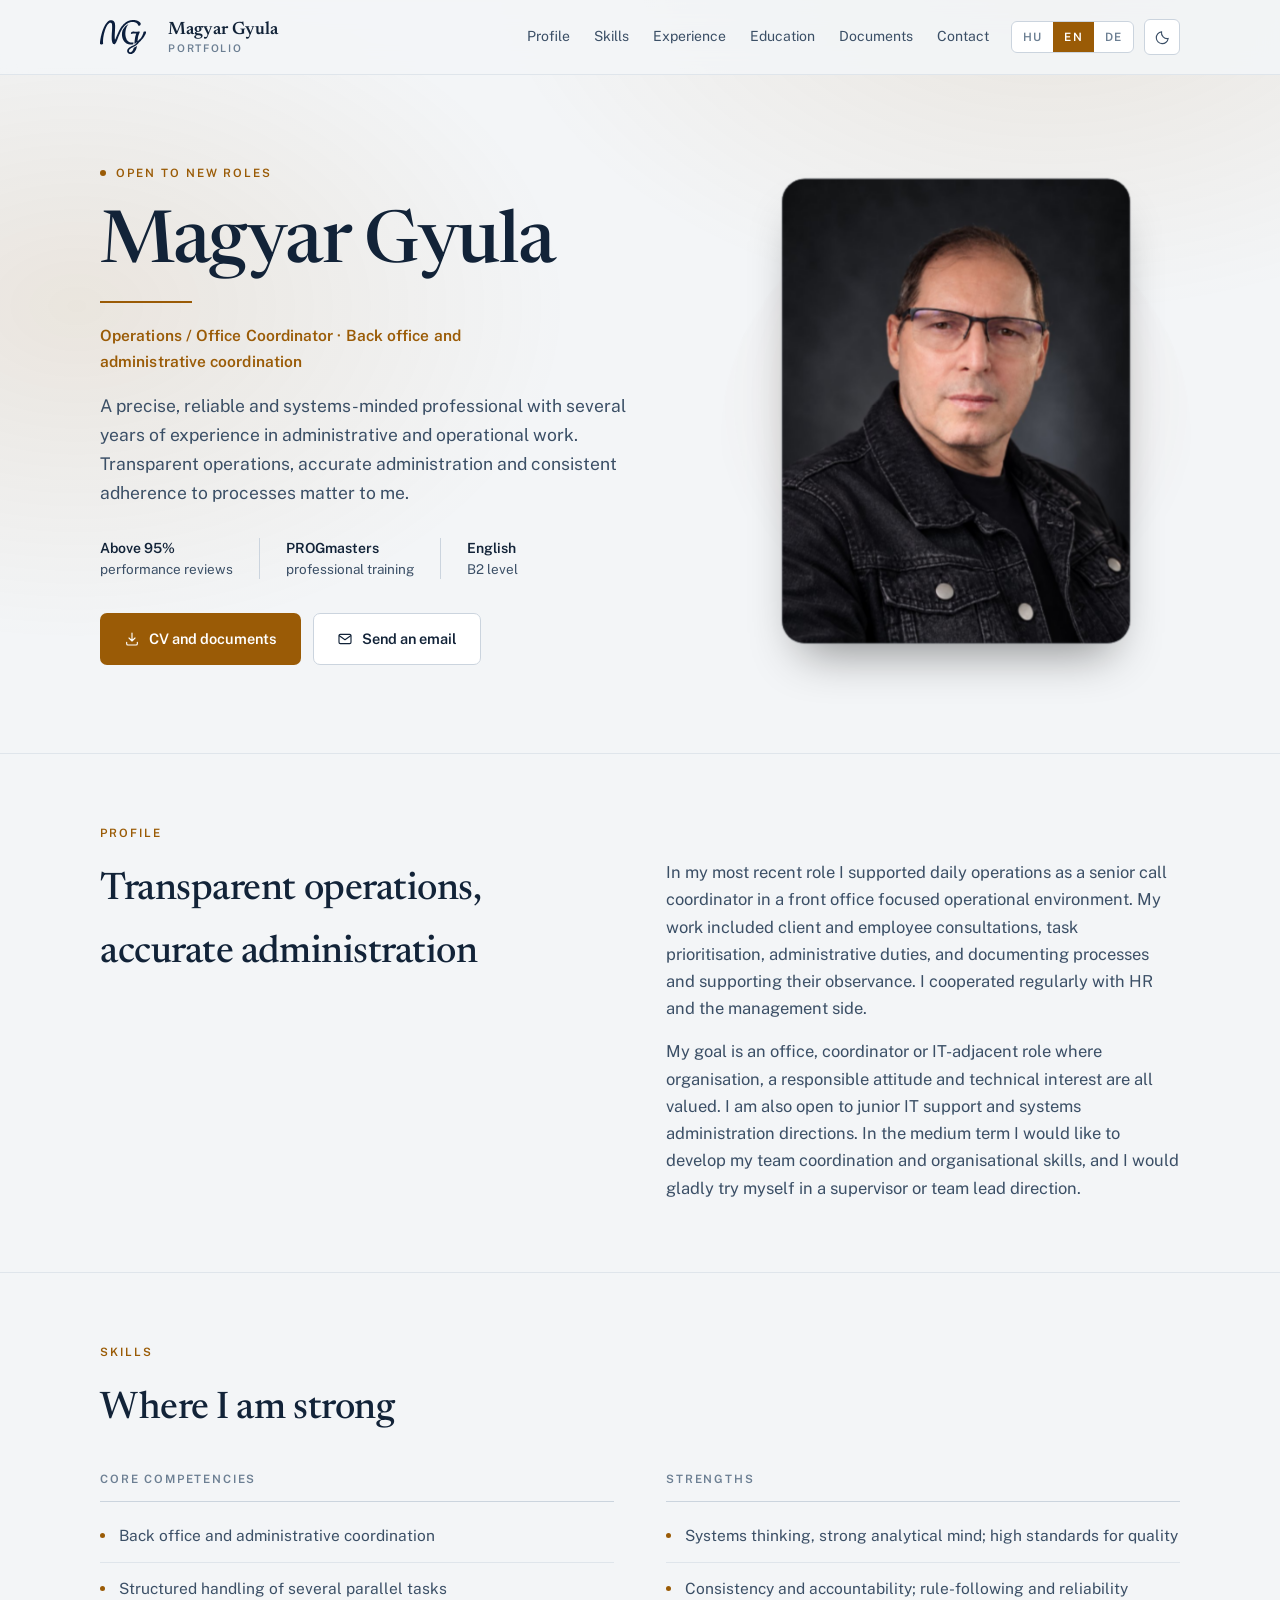
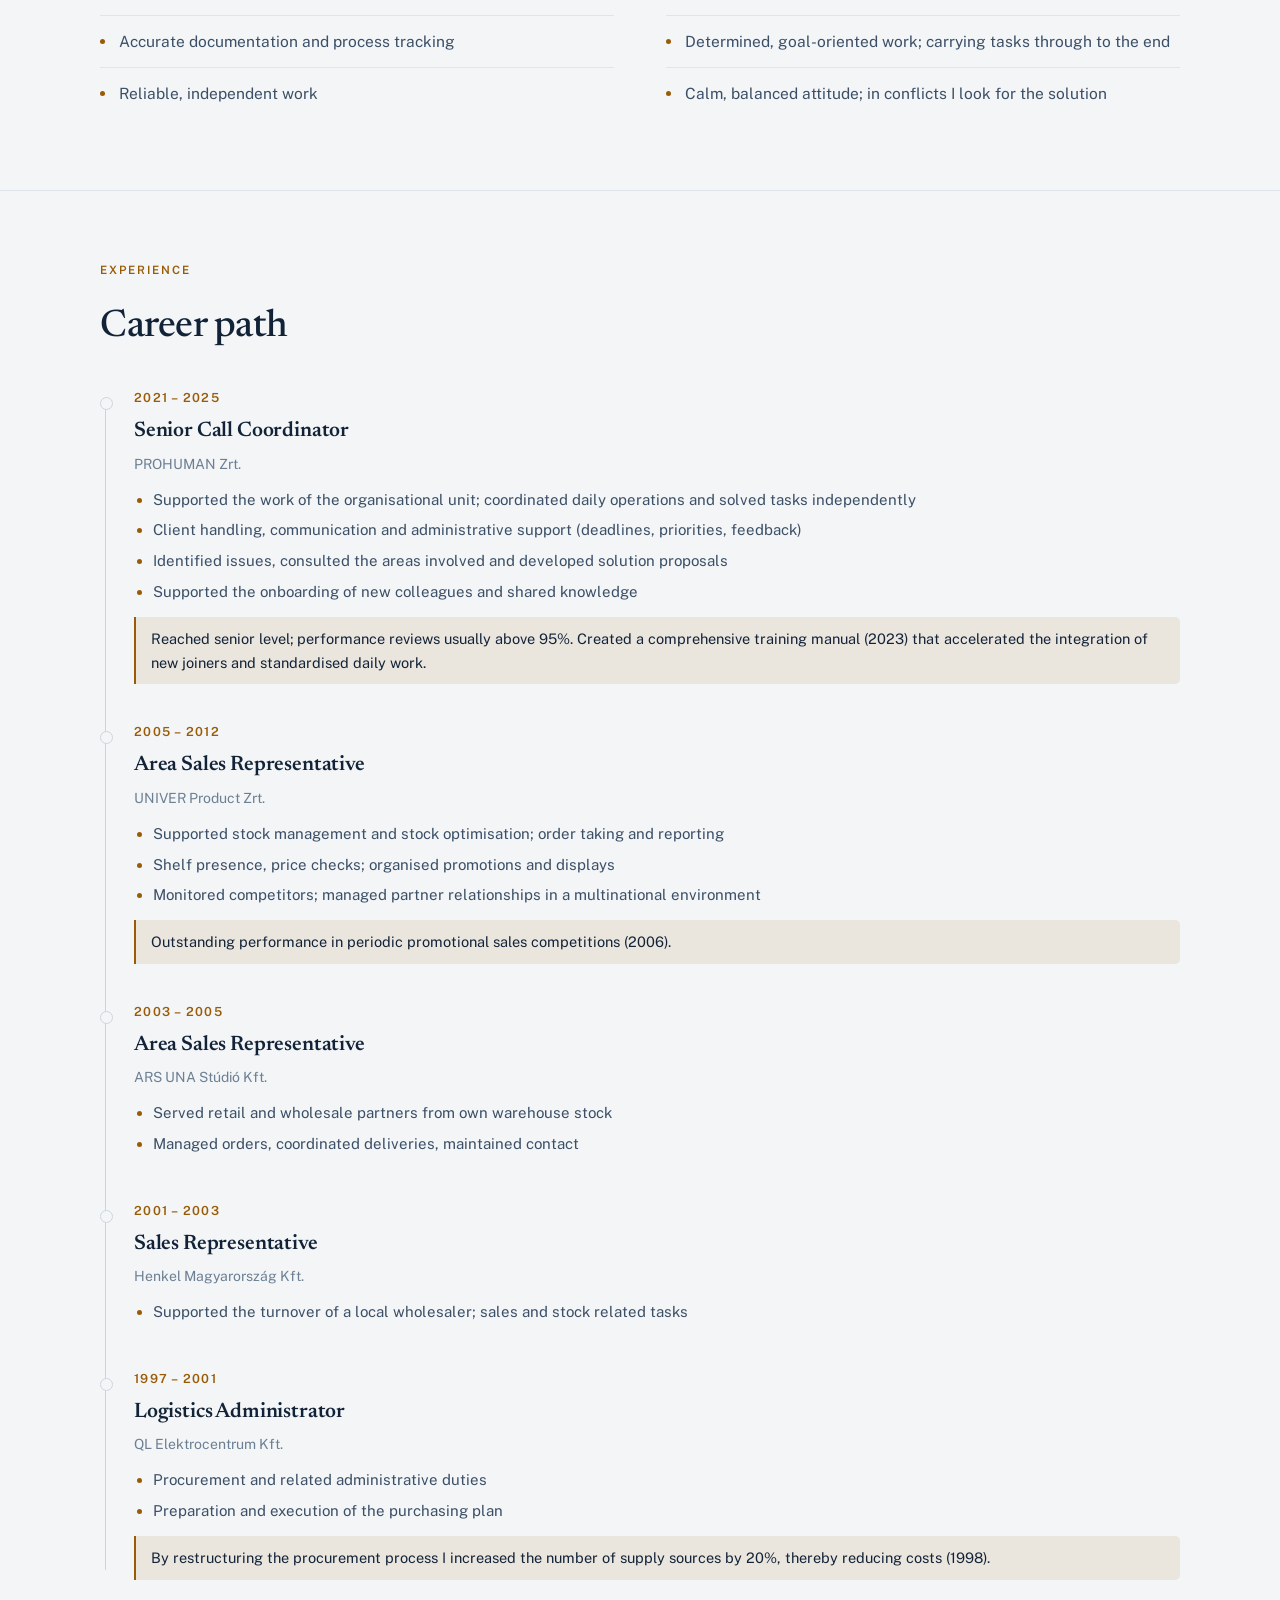
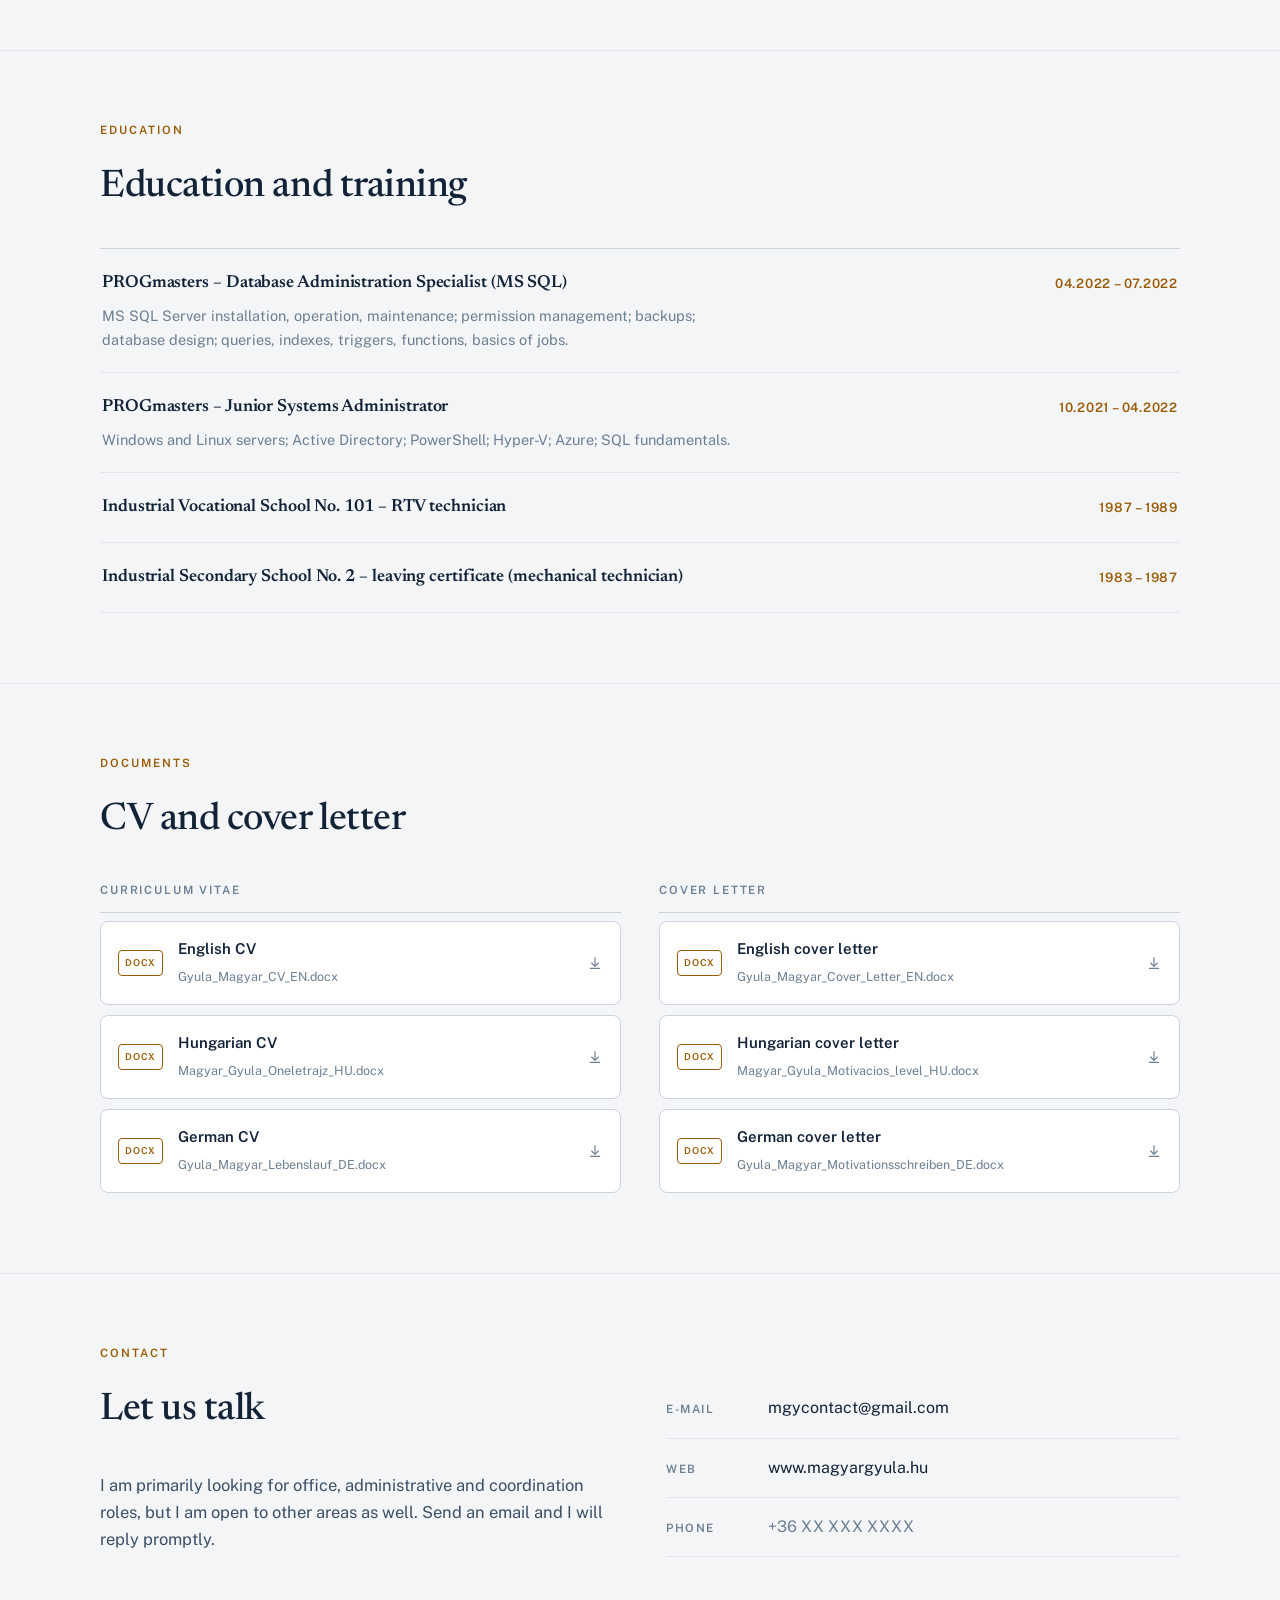
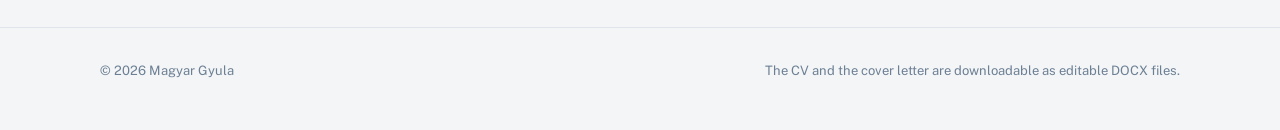
<file: index.html>
<!doctype html>
<html lang="hu">
<head>
<meta charset="utf-8">
<meta name="viewport" content="width=device-width, initial-scale=1">
<meta name="description" content="Magyar Gyula portfólió: Operations / Office Coordinator, back office és adminisztratív koordináció. Önéletrajz és motivációs levél letölthető.">
<link rel="icon" href="assets/favicon.svg" type="image/svg+xml">
<link rel="apple-touch-icon" href="assets/logo.png">
<meta property="og:title" content="Magyar Gyula Portfólió">
<meta property="og:description" content="Operations / Office Coordinator, back office és adminisztratív koordináció.">
<meta property="og:image" content="assets/hero.jpg">
<meta property="og:type" content="website">
<title>Magyar Gyula Portfólió</title>
<link rel="preconnect" href="https://fonts.googleapis.com">
<link rel="preconnect" href="https://fonts.gstatic.com" crossorigin>
<link rel="stylesheet" href="https://fonts.googleapis.com/css2?family=Newsreader:opsz,wght@6..72,400;6..72,500;6..72,600&family=Public+Sans:wght@400;500;600&display=swap">
<style>
:root{
  --bg:#F3F5F7; --bg2:#FFFFFF; --surface:#FFFFFF; --surface2:#EDF0F3;
  --line:#CBD4DE; --line-soft:#DFE5EB;
  --ink:#122338; --ink2:#3B4F66; --muted:#6C7F93;
  --accent:#9A5B06; --accent2:#B9740F; --accent-soft:rgba(154,91,6,.10);
  --glow:rgba(154,91,6,.11); --logoink:#0B1E3D;
  --shadow:0 1px 2px rgba(18,35,56,.05),0 16px 38px -22px rgba(18,35,56,.32);
  --maxw:1140px;
}
@media (prefers-color-scheme:dark){
  :root:not([data-theme="light"]){
    --bg:#0B1826; --bg2:#0E1F30; --surface:#112436; --surface2:#162C40;
    --line:#223B52; --line-soft:#1A3047;
    --ink:#E9EFF6; --ink2:#BAC9D8; --muted:#8398AE;
    --accent:#E9A93F; --accent2:#FFC470; --accent-soft:rgba(233,169,63,.13);
    --glow:rgba(233,169,63,.20); --logoink:#EFEADF;
    --shadow:0 1px 2px rgba(0,0,0,.35),0 20px 46px -26px rgba(0,0,0,.9);
  }
}
:root[data-theme="dark"]{
  --bg:#0B1826; --bg2:#0E1F30; --surface:#112436; --surface2:#162C40;
  --line:#223B52; --line-soft:#1A3047;
  --ink:#E9EFF6; --ink2:#BAC9D8; --muted:#8398AE;
  --accent:#E9A93F; --accent2:#FFC470; --accent-soft:rgba(233,169,63,.13);
  --glow:rgba(233,169,63,.20); --logoink:#EFEADF;
  --shadow:0 1px 2px rgba(0,0,0,.35),0 20px 46px -26px rgba(0,0,0,.9);
}

*{box-sizing:border-box}
body{
  margin:0; background:var(--bg); color:var(--ink);
  font-family:"Public Sans",-apple-system,BlinkMacSystemFont,"Segoe UI",Roboto,Arial,sans-serif;
  font-size:16.5px; line-height:1.65; -webkit-font-smoothing:antialiased;
}
body::before{
  content:""; position:fixed; inset:0; z-index:0; pointer-events:none;
  background:
    radial-gradient(52rem 34rem at 82% -6%, var(--glow), transparent 68%),
    radial-gradient(44rem 30rem at 6% 34%, var(--accent-soft), transparent 70%);
}
h1,h2,h3{font-family:Newsreader,Georgia,"Times New Roman",serif;text-wrap:balance;margin:0;font-weight:500}
a{color:inherit}
:focus-visible{outline:2px solid var(--accent);outline-offset:3px;border-radius:4px}

.wrap{max-width:var(--maxw);margin:0 auto;padding:0 30px;position:relative;z-index:1}
.label{font-size:11.5px;font-weight:600;letter-spacing:.17em;text-transform:uppercase;color:var(--accent)}

/* ---------- fejléc ---------- */
header{
  position:sticky;top:0;z-index:50;
  background:color-mix(in srgb,var(--bg) 88%,transparent);
  backdrop-filter:saturate(140%) blur(12px);
  border-bottom:1px solid var(--line-soft);
}
.bar{display:flex;align-items:center;gap:22px;height:74px}
.logolink{flex:none;display:flex;align-items:center;text-decoration:none}
.logo{
  height:34px;width:auto;display:block;color:var(--logoink);
  transition:transform .4s cubic-bezier(.22,.9,.3,1),color .3s ease,opacity .3s ease;
}
.logolink:hover .logo{transform:translateY(-1.5px) scale(1.04);color:var(--accent)}
.brand{display:flex;flex-direction:column;line-height:1.2;margin-right:auto;min-width:0}
.brand b{font-family:Newsreader,Georgia,serif;font-weight:600;font-size:18px;letter-spacing:-.005em}
.brand span{font-size:10.5px;font-weight:600;letter-spacing:.16em;color:var(--muted);text-transform:uppercase}
nav.links{display:flex;gap:24px}
nav.links a{font-size:14px;color:var(--ink2);text-decoration:none;padding:6px 0;position:relative;white-space:nowrap}
nav.links a::after{content:"";position:absolute;left:0;right:100%;bottom:2px;height:1px;background:var(--accent);transition:right .28s ease}
nav.links a:hover{color:var(--ink)}
nav.links a:hover::after{right:0}

.ctrl{display:flex;align-items:center;gap:10px}
.seg{display:flex;border:1px solid var(--line);border-radius:6px;overflow:hidden;background:var(--surface)}
.seg button{
  appearance:none;border:0;background:transparent;cursor:pointer;font-family:inherit;
  font-size:11.5px;font-weight:600;letter-spacing:.1em;color:var(--muted);padding:8px 11px;
  transition:color .18s,background .18s;
}
.seg button[aria-pressed="true"]{background:var(--accent);color:#FFF}
:root[data-theme="dark"] .seg button[aria-pressed="true"]{color:#0B1826}
.iconbtn{
  width:36px;height:36px;flex:none;display:grid;place-items:center;cursor:pointer;
  border:1px solid var(--line);border-radius:6px;background:var(--surface);color:var(--ink2);
  transition:color .18s,border-color .18s;
}
.iconbtn:hover{color:var(--accent);border-color:var(--accent)}
.iconbtn svg{width:17px;height:17px;fill:none;stroke:currentColor;stroke-width:1.6;stroke-linecap:round}
.menubtn{display:none}

/* ---------- hero ---------- */
.hero{padding:82px 0 88px;display:grid;grid-template-columns:1.12fr .88fr;gap:60px;align-items:center}
.eyebrow{display:inline-flex;align-items:center;gap:10px;margin-bottom:26px}
.dot{width:6px;height:6px;border-radius:99px;background:var(--accent);animation:breathe 3.4s ease-in-out infinite}
@keyframes breathe{0%,100%{opacity:1}50%{opacity:.35}}
h1.name{font-size:clamp(42px,6.4vw,72px);line-height:1.04;letter-spacing:-.018em;font-weight:500}
.underline{height:2px;width:0;background:var(--accent);margin:18px 0 20px;animation:draw 1.1s cubic-bezier(.22,.9,.3,1) .25s forwards}
@keyframes draw{to{width:92px}}
p.tagline{font-size:15.5px;font-weight:600;letter-spacing:.005em;color:var(--accent);margin:0 0 18px;max-width:40ch}
p.lead{font-size:17.5px;color:var(--ink2);max-width:54ch;margin:0 0 30px}
.facts{display:flex;flex-wrap:wrap;gap:0 26px;margin-bottom:34px}
.fact{font-size:13.5px;color:var(--ink2);padding-right:26px;border-right:1px solid var(--line);line-height:1.5}
.fact:last-child{border-right:0;padding-right:0}
.fact b{display:block;font-weight:600;color:var(--ink);font-size:14px}
.actions{display:flex;flex-wrap:wrap;gap:12px}
.btn{display:inline-flex;align-items:center;gap:9px;text-decoration:none;cursor:pointer;font-family:inherit;
  font-size:14.5px;font-weight:600;padding:13px 23px;border-radius:7px;border:1px solid transparent;transition:.2s}
.btn svg{width:16px;height:16px;fill:none;stroke:currentColor;stroke-width:1.7;stroke-linecap:round;stroke-linejoin:round}
.btn.primary{background:var(--accent);color:#FFF}
:root[data-theme="dark"] .btn.primary{color:#0B1826}
.btn.primary:hover{background:var(--accent2)}
.btn.ghost{border-color:var(--line);color:var(--ink);background:var(--surface)}
.btn.ghost:hover{border-color:var(--accent);color:var(--accent)}

/* hero kép - lekerekített portré, egérkövetéses dőléssel */
.framewrap{display:grid;place-items:center;perspective:1100px}
.frame{position:relative;width:min(340px,78vw);transform-style:preserve-3d;
  transform:rotateX(0deg) rotateY(0deg);transition:transform .5s cubic-bezier(.22,.9,.3,1);will-change:transform}
.aura{position:absolute;left:50%;top:56%;width:145%;aspect-ratio:1/1;border-radius:50%;
  transform:translate(-50%,-50%) translateZ(-50px);
  background:radial-gradient(circle at 50% 42%,var(--glow),transparent 68%);
  animation:aura 9s ease-in-out infinite;pointer-events:none}
@keyframes aura{0%,100%{transform:translate(-50%,-50%) translateZ(-50px) scale(1);opacity:.85}
  50%{transform:translate(-50%,-50%) translateZ(-50px) scale(1.08);opacity:1}}
.floor{position:absolute;left:50%;bottom:2%;width:58%;height:22px;border-radius:50%;
  transform:translate(-50%,0) translateZ(-30px);
  background:radial-gradient(ellipse at center,color-mix(in srgb,var(--ink) 26%,transparent),transparent 72%);
  filter:blur(7px);pointer-events:none}
.heroimg{position:relative;z-index:1;width:100%;transform:translateZ(24px);
  border-radius:22px;overflow:hidden;background:#1D2127;
  box-shadow:0 26px 48px -18px rgba(0,0,0,.45),0 0 0 1px color-mix(in srgb,var(--ink) 10%,transparent)}
.heroimg img{width:100%;height:auto;aspect-ratio:800/1068;object-fit:cover;display:block}
.ph{color:var(--muted);font-size:12px;letter-spacing:.04em;line-height:1.95;padding:0 26px}
.ph strong{display:block;color:var(--ink2);font-size:11.5px;font-weight:600;letter-spacing:.16em;margin-bottom:6px}

/* ---------- szekciók ---------- */
section{padding:70px 0;border-top:1px solid var(--line-soft);position:relative;z-index:1}
.slabel{margin-bottom:16px}
h2{font-size:clamp(27px,3.4vw,38px);letter-spacing:-.012em;margin-bottom:30px;max-width:24ch}
.two{display:grid;grid-template-columns:1fr 1fr;gap:52px}
.prose p{color:var(--ink2);margin:0 0 16px;max-width:62ch}
.prose p:last-child{margin-bottom:0}

/* listák */
.colhead{font-size:11.5px;font-weight:600;letter-spacing:.16em;text-transform:uppercase;color:var(--muted);
  padding-bottom:12px;border-bottom:1px solid var(--line);margin-bottom:8px}
ul.plain{list-style:none;margin:0;padding:0}
ul.plain li{display:flex;gap:14px;align-items:flex-start;padding:13px 0;border-bottom:1px solid var(--line-soft);
  font-size:15.5px;color:var(--ink2)}
ul.plain li:last-child{border-bottom:0}
ul.plain li::before{content:"";flex:none;width:5px;height:5px;margin-top:10px;border-radius:50%;background:var(--accent)}

/* idővonal */
.tl{position:relative;padding-left:34px}
.tl::before{content:"";position:absolute;left:5px;top:10px;bottom:10px;width:1px;background:var(--line)}
.job{position:relative;padding:0 0 38px}
.job:last-child{padding-bottom:0}
.job::before{content:"";position:absolute;left:-34px;top:9px;width:11px;height:11px;border-radius:50%;
  background:var(--bg);border:1.5px solid var(--line);transition:border-color .2s,box-shadow .2s}
.job:hover::before{border-color:var(--accent);box-shadow:0 0 0 5px var(--accent-soft)}
.job .yr{font-size:12.5px;font-weight:600;letter-spacing:.1em;color:var(--accent);margin-bottom:6px}
.job h3{font-size:21px;font-weight:600;letter-spacing:-.008em}
.job .org{font-size:14px;color:var(--muted);margin:3px 0 12px}
.job ul{margin:0;padding-left:19px;color:var(--ink2);font-size:15px}
.job ul li{margin-bottom:6px}
.job ul li::marker{color:var(--accent)}
.win{display:block;margin-top:12px;font-size:14.5px;color:var(--ink);background:var(--accent-soft);
  border-left:2px solid var(--accent);padding:10px 15px;border-radius:0 5px 5px 0}

/* tanulmányok */
.edu{border-top:1px solid var(--line)}
.edu .item{display:grid;grid-template-columns:1fr 170px;gap:26px;padding:20px 2px;border-bottom:1px solid var(--line-soft)}
.edu h3{font-size:17.5px;font-weight:600;letter-spacing:-.005em}
.edu p{margin:6px 0 0;font-size:14.5px;color:var(--muted);max-width:70ch}
.edu .d{font-size:13px;font-weight:600;letter-spacing:.06em;color:var(--accent);text-align:right;padding-top:4px}

/* dokumentumok */
.docgrid{display:grid;grid-template-columns:1fr 1fr;gap:38px}
.file{display:flex;align-items:center;gap:15px;text-decoration:none;padding:15px 17px;border:1px solid var(--line);
  border-radius:8px;background:var(--surface);margin-bottom:10px;transition:.2s}
.file:hover{border-color:var(--accent);box-shadow:var(--shadow)}
.file .ext{font-size:9.5px;font-weight:600;letter-spacing:.08em;color:var(--accent);
  border:1px solid var(--accent);border-radius:4px;padding:4px 6px;flex:none}
.file .t{flex:1;min-width:0}
.file .t b{display:block;font-size:15px;font-weight:600}
.file .t span{font-size:12.5px;color:var(--muted)}
.file .arw{color:var(--muted);transition:.2s;flex:none;display:flex}
.file:hover .arw{color:var(--accent);transform:translateY(2px)}
.file .arw svg{width:16px;height:16px;fill:none;stroke:currentColor;stroke-width:1.7;stroke-linecap:round;stroke-linejoin:round}
.notice{display:none;margin-top:10px;font-size:14px;color:var(--ink2);background:var(--accent-soft);
  border-left:2px solid var(--accent);padding:12px 15px;border-radius:0 5px 5px 0}
.notice.on{display:block}

/* kapcsolat */
.cline{display:flex;align-items:baseline;gap:16px;padding:16px 0;border-bottom:1px solid var(--line-soft);text-decoration:none}
.cline .lb{font-size:11.5px;font-weight:600;letter-spacing:.14em;text-transform:uppercase;color:var(--muted);width:86px;flex:none}
.cline .vl{font-size:16px;color:var(--ink);word-break:break-word}
a.cline:hover .vl{color:var(--accent)}
.cline.placeholder .vl{color:var(--muted)}

footer{border-top:1px solid var(--line-soft);padding:32px 0 48px;position:relative;z-index:1}
.foot{display:flex;justify-content:space-between;gap:18px;flex-wrap:wrap;font-size:13px;color:var(--muted)}

.rise{animation:rise .75s cubic-bezier(.22,.9,.3,1) both}
@keyframes rise{from{opacity:.001;transform:translateY(14px)}to{opacity:1;transform:none}}

@media (max-width:940px){
  .hero{grid-template-columns:1fr;gap:42px;padding:54px 0 66px}
  .framewrap{order:-1;justify-self:start}
  .two,.docgrid{grid-template-columns:1fr;gap:34px}
  .edu .item{grid-template-columns:1fr;gap:6px}
  .edu .d{text-align:left;padding-top:0}
  nav.links{display:none}
  nav.links.open{display:flex;position:absolute;top:74px;left:0;right:0;flex-direction:column;gap:0;
    background:var(--bg2);border-bottom:1px solid var(--line);padding:6px 30px 18px}
  nav.links.open a{padding:12px 0;border-bottom:1px solid var(--line-soft)}
  .menubtn{display:grid}
}
@media (max-width:560px){
  .wrap{padding:0 20px}
  .bar{gap:14px}
  .logo{height:30px}
  .brand{display:none}
  .logolink{margin-right:auto}
  .facts{gap:14px 0;flex-direction:column}
  .fact{border-right:0;padding-right:0}
}
@media (prefers-reduced-motion:reduce){
  *{animation:none!important;transition:none!important}
  .underline{width:92px}
}
</style>
</head>
<body id="top">


<header>
  <div class="wrap bar">
    <a class="logolink" href="#top" aria-label="Magyar Gyula">
      <svg class="logo" xmlns="http://www.w3.org/2000/svg" viewBox="0 0 2576 1896" role="img" aria-label="MGy">
        <g transform="translate(0,1896) scale(0.1,-0.1)" fill="currentColor">
          <path d="M18310 18944 c-52 -7 -186 -18 -298 -24 -111 -6 -242 -18 -290 -25
      -48 -8 -104 -15 -126 -15 -21 0 -90 -9 -155 -20 -64 -11 -170 -30 -236 -41
      -66 -11 -142 -26 -170 -34 -27 -7 -66 -16 -85 -20 -38 -6 -156 -36 -260 -65
      -36 -9 -119 -31 -185 -48 -146 -37 -199 -53 -290 -88 -38 -14 -90 -32 -115
      -40 -25 -7 -76 -25 -115 -39 -38 -15 -89 -33 -111 -40 -23 -7 -50 -18 -60 -23
      -11 -6 -40 -20 -66 -31 -27 -12 -67 -30 -90 -40 -24 -10 -92 -40 -153 -67 -60
      -26 -122 -56 -137 -66 -14 -10 -31 -18 -37 -18 -10 0 -77 -31 -111 -50 -8 -5
      -49 -27 -90 -48 -160 -83 -342 -186 -390 -222 -19 -14 -62 -39 -95 -56 -33
      -16 -78 -41 -100 -57 -22 -15 -89 -62 -150 -103 -144 -99 -159 -110 -298 -212
      -167 -122 -424 -327 -473 -376 -51 -51 -212 -199 -272 -249 -104 -87 -341
      -330 -608 -623 -146 -159 -467 -557 -632 -783 -26 -35 -70 -96 -99 -135 -44
      -60 -106 -150 -176 -256 -9 -14 -34 -50 -56 -80 -61 -84 -101 -141 -101 -145
      0 -2 -19 -32 -42 -68 -24 -35 -59 -90 -78 -121 -19 -32 -45 -73 -57 -92 -13
      -19 -23 -39 -23 -43 0 -4 -15 -28 -33 -52 -19 -24 -42 -57 -51 -74 -9 -16 -25
      -43 -35 -60 -38 -61 -224 -382 -258 -445 -20 -36 -42 -72 -49 -81 -8 -8 -14
      -18 -14 -21 0 -3 -18 -36 -40 -72 -22 -36 -40 -68 -40 -72 0 -3 -17 -36 -39
      -72 -21 -37 -60 -107 -86 -157 -26 -49 -64 -119 -83 -155 -46 -86 -218 -431
      -272 -545 -24 -49 -73 -153 -110 -230 -98 -202 -140 -292 -210 -450 -34 -77
      -78 -174 -97 -215 -32 -68 -44 -95 -88 -195 -7 -16 -25 -59 -40 -95 -15 -36
      -36 -85 -47 -110 -23 -52 -26 -60 -68 -160 -18 -41 -47 -106 -65 -145 -17 -38
      -36 -81 -40 -95 -4 -14 -11 -30 -15 -35 -5 -6 -15 -28 -23 -50 -28 -78 -107
      -270 -148 -362 -10 -24 -28 -64 -39 -90 -12 -27 -28 -61 -35 -76 -8 -16 -15
      -33 -15 -39 0 -6 -9 -29 -19 -52 -41 -90 -101 -231 -101 -239 0 -8 -41 -103
      -60 -138 -4 -8 -20 -47 -35 -85 -15 -38 -35 -87 -45 -109 -10 -22 -39 -89 -65
      -150 -25 -60 -53 -122 -61 -137 -8 -14 -14 -31 -14 -38 0 -11 -11 -35 -86
      -198 -19 -40 -34 -75 -34 -78 0 -3 -18 -43 -40 -90 -22 -47 -40 -88 -40 -91 0
      -4 -19 -45 -41 -92 -23 -47 -52 -108 -64 -136 -13 -27 -75 -156 -138 -285 -63
      -129 -136 -279 -161 -332 -46 -97 -66 -116 -85 -80 -16 32 -60 255 -71 362 -5
      58 -16 164 -24 235 -29 260 -41 578 -41 1130 0 303 6 687 13 855 7 168 15 362
      17 433 3 70 9 178 14 240 6 61 13 182 16 267 3 85 15 297 25 470 10 173 22
      385 25 470 3 85 10 198 15 250 5 52 14 212 20 355 5 143 14 334 20 425 8 145
      25 484 49 975 12 255 13 1378 1 1515 -6 69 -20 224 -30 345 -23 264 -47 469
      -59 510 -5 17 -12 50 -16 75 -8 61 -41 203 -77 330 -16 58 -36 128 -43 155
      -42 155 -191 480 -290 635 -134 210 -281 362 -510 528 -47 34 -262 144 -350
      180 -358 142 -907 158 -1395 40 -103 -25 -211 -61 -400 -133 -113 -44 -438
      -222 -540 -296 -51 -38 -89 -64 -150 -106 -48 -32 -216 -168 -305 -247 -106
      -93 -268 -255 -380 -381 -44 -49 -101 -112 -126 -140 -50 -55 -300 -371 -366
      -462 -23 -32 -59 -81 -80 -110 -78 -107 -275 -404 -314 -473 -11 -19 -40 -66
      -64 -105 -25 -38 -48 -77 -52 -85 -3 -8 -14 -26 -23 -40 -16 -23 -52 -86 -102
      -180 -10 -19 -29 -53 -42 -75 -13 -22 -47 -85 -75 -140 -29 -55 -66 -125 -82
      -155 -32 -57 -209 -398 -240 -460 -67 -137 -152 -317 -179 -380 -38 -90 -56
      -131 -104 -233 -20 -43 -36 -82 -36 -88 0 -6 -12 -36 -26 -67 -36 -80 -49
      -110 -72 -167 -11 -27 -38 -93 -61 -145 -23 -52 -41 -99 -41 -104 0 -5 -8 -27
      -19 -50 -25 -55 -101 -250 -101 -260 0 -4 -6 -22 -14 -39 -8 -18 -26 -63 -41
      -102 -14 -38 -34 -92 -45 -120 -10 -27 -32 -90 -49 -140 -17 -49 -51 -148 -76
      -220 -114 -326 -175 -517 -175 -544 0 -9 -6 -27 -13 -41 -19 -38 -187 -566
      -188 -590 0 -8 -7 -33 -15 -55 -8 -22 -21 -62 -29 -90 -8 -27 -23 -81 -34
      -120 -11 -38 -27 -97 -36 -130 -9 -33 -30 -105 -47 -160 -17 -55 -37 -122 -44
      -150 -7 -27 -24 -95 -39 -150 -15 -55 -32 -125 -39 -155 -24 -102 -78 -315
      -96 -380 -10 -36 -28 -110 -40 -165 -13 -55 -30 -129 -40 -165 -56 -211 -85
      -334 -116 -490 -19 -96 -39 -188 -45 -205 -5 -16 -16 -64 -24 -105 -8 -41 -26
      -129 -40 -195 -14 -66 -32 -158 -40 -205 -8 -47 -24 -132 -35 -190 -12 -58
      -29 -150 -40 -205 -10 -55 -23 -125 -29 -155 -20 -103 -50 -285 -56 -335 -3
      -27 -12 -88 -20 -135 -25 -149 -46 -291 -61 -420 -8 -69 -16 -132 -19 -140 -8
      -29 -54 -477 -60 -595 -4 -66 -13 -151 -21 -188 -20 -99 -21 -837 0 -870 8
      -12 17 -38 21 -57 4 -19 19 -55 33 -80 27 -48 147 -170 167 -170 7 0 23 -8 36
      -18 13 -10 44 -26 69 -35 249 -96 722 -79 1005 35 204 83 331 173 381 270 26
      51 29 90 14 165 -17 87 -41 473 -50 803 -8 322 -1 716 20 1045 6 94 15 247 20
      340 5 94 14 217 20 275 52 510 95 887 110 953 5 25 14 90 20 144 6 54 17 127
      24 163 8 36 24 124 36 195 69 427 92 559 120 690 10 50 28 137 39 195 43 227
      44 229 94 460 8 36 22 92 30 125 9 33 28 110 42 170 15 61 33 133 40 160 8 28
      23 91 35 140 12 50 30 122 40 160 11 39 29 104 40 145 11 41 29 104 40 140 11
      36 24 83 30 105 14 58 47 175 59 210 12 35 42 135 113 377 12 40 43 138 70
      218 28 80 58 174 68 210 20 70 33 110 60 180 35 89 59 155 65 180 3 14 10 34
      15 45 11 23 33 86 60 165 19 59 81 216 105 265 26 54 55 127 55 138 0 5 9 28
      19 51 10 23 31 70 46 106 28 68 39 95 74 173 11 26 21 52 21 57 0 12 63 150
      180 395 70 146 157 322 170 345 23 39 127 228 138 250 7 14 21 39 32 55 11 17
      29 48 40 70 11 22 31 58 45 80 14 22 42 68 62 103 53 89 55 92 88 141 17 24
      35 51 40 59 53 83 156 230 202 289 309 401 588 671 897 871 59 38 270 142 289
      142 7 0 40 10 72 22 53 19 82 21 240 22 170 0 184 -1 255 -26 144 -51 231
      -113 328 -237 84 -108 174 -318 228 -531 9 -36 23 -86 30 -111 21 -73 50 -261
      79 -519 39 -354 45 -1375 11 -2045 -8 -159 -20 -414 -26 -565 -6 -151 -17
      -358 -25 -460 -8 -102 -17 -241 -20 -310 -3 -69 -12 -199 -20 -290 -8 -91 -19
      -237 -25 -325 -33 -505 -40 -614 -54 -860 -9 -148 -21 -364 -26 -480 -6 -115
      -16 -298 -22 -405 -14 -260 -14 -1538 0 -1750 7 -91 16 -239 21 -330 12 -196
      47 -541 66 -660 8 -47 19 -127 25 -177 6 -51 14 -103 19 -115 4 -13 11 -48 15
      -78 12 -103 76 -387 119 -535 46 -159 55 -186 82 -260 15 -38 33 -88 40 -110
      34 -105 136 -287 236 -420 167 -224 361 -341 618 -374 310 -40 533 39 751 266
      105 109 141 154 258 329 111 167 321 549 404 739 17 39 57 129 90 200 69 151
      78 171 108 245 12 30 28 69 35 85 7 17 25 62 39 100 15 39 35 88 45 110 45 98
      61 136 61 148 0 6 18 55 41 107 48 111 51 119 158 395 45 116 89 226 98 245 9
      19 19 49 23 65 5 17 25 71 45 120 52 127 70 175 85 215 6 19 21 58 32 85 11
      28 27 68 34 90 8 22 21 54 28 70 8 17 24 55 36 85 12 30 29 71 37 90 9 19 21
      53 28 75 7 22 23 64 34 93 12 28 29 73 40 100 104 262 154 384 186 457 23 52
      55 140 55 150 0 6 7 24 16 40 9 17 21 46 29 65 18 49 83 209 99 245 8 17 26
      59 41 95 14 36 33 77 41 92 8 14 14 32 14 40 0 7 8 25 18 38 17 24 24 40 56
      128 9 24 32 76 51 117 19 40 35 76 35 80 0 3 11 32 26 63 42 94 50 114 79 182
      15 36 40 92 55 125 15 33 42 94 59 135 18 41 47 107 66 145 18 39 52 111 75
      160 53 115 131 274 169 345 16 30 72 143 124 250 159 327 151 312 309 610 82
      156 124 232 157 286 16 27 73 123 126 214 53 91 101 174 108 184 7 11 28 45
      47 75 19 31 41 67 48 81 19 38 44 77 134 213 32 48 58 90 58 92 0 3 20 33 44
      68 184 264 203 291 294 417 46 63 115 156 155 207 40 50 94 120 122 155 307
      392 835 930 1221 1244 33 27 88 72 121 99 33 28 87 69 119 92 58 41 78 56 132
      99 15 11 86 61 157 109 72 49 151 103 177 122 26 18 52 33 57 33 5 0 15 7 22
      16 7 9 22 20 34 26 38 18 73 39 190 113 92 59 416 226 580 300 28 12 70 31 95
      43 25 11 99 41 165 66 66 26 129 51 140 56 11 4 40 15 65 23 25 8 88 28 140
      46 128 42 200 64 295 91 44 12 98 28 120 35 22 8 56 16 75 20 19 4 73 15 120
      25 517 113 1119 140 1660 75 260 -32 543 -99 677 -160 17 -8 36 -15 43 -15 11
      0 42 -12 165 -62 63 -26 237 -112 290 -143 22 -13 54 -31 70 -39 29 -15 82
      -50 201 -131 251 -170 546 -468 717 -725 20 -30 50 -74 67 -98 16 -23 30 -44
      30 -46 0 -1 22 -40 50 -85 27 -46 71 -129 99 -184 27 -56 70 -145 95 -197 26
      -52 60 -117 77 -145 16 -27 35 -60 41 -72 26 -53 179 -89 273 -64 22 5 65 17
      95 24 30 8 69 22 85 31 17 9 33 16 38 16 12 0 172 107 235 157 143 113 310
      314 380 456 143 292 164 534 66 782 -138 353 -586 776 -1179 1114 -217 123
      -328 176 -620 293 -71 29 -301 107 -360 123 -358 97 -536 138 -675 156 -41 5
      -93 15 -114 20 -60 16 -259 37 -706 75 -253 22 -566 26 -690 8z"/>
          <path d="M15815 16639 c-22 -12 -51 -28 -65 -36 -14 -8 -41 -25 -61 -36 -20
      -12 -70 -41 -110 -65 -41 -24 -87 -52 -104 -62 -16 -11 -46 -28 -65 -39 -45
      -25 -249 -159 -315 -206 -154 -111 -279 -207 -339 -260 -37 -33 -83 -69 -102
      -81 -76 -46 -637 -594 -818 -799 -215 -243 -539 -666 -730 -955 -38 -58 -86
      -130 -106 -160 -20 -30 -39 -60 -41 -65 -2 -6 -35 -62 -74 -124 -38 -62 -86
      -141 -105 -175 -19 -34 -49 -82 -65 -107 -26 -38 -67 -117 -96 -184 -56 -130
      -160 -502 -209 -745 -6 -30 -20 -89 -30 -130 -54 -219 -106 -645 -130 -1070
      -11 -204 -11 -657 0 -805 4 -60 13 -177 19 -260 7 -82 18 -195 26 -250 8 -55
      18 -134 21 -175 3 -41 12 -100 19 -130 7 -30 16 -80 20 -110 4 -30 15 -89 25
      -130 10 -41 28 -120 40 -175 47 -211 124 -486 161 -577 10 -26 19 -53 19 -60
      0 -7 9 -36 20 -65 12 -29 30 -79 41 -110 23 -64 35 -92 72 -173 14 -30 45
      -102 71 -160 45 -104 191 -398 236 -475 13 -22 28 -49 34 -60 6 -11 20 -33 30
      -50 11 -16 29 -46 41 -65 75 -118 184 -280 210 -310 17 -19 44 -53 60 -75 46
      -64 184 -236 233 -290 167 -185 431 -436 587 -558 33 -26 67 -53 75 -61 17
      -15 204 -148 265 -187 97 -63 152 -97 180 -113 17 -9 46 -26 65 -38 69 -42
      117 -67 260 -138 80 -39 157 -78 172 -86 14 -8 32 -14 38 -14 12 0 69 -24 133
      -56 36 -17 173 -64 190 -64 6 0 25 -7 41 -15 16 -9 46 -20 65 -24 20 -5 56
      -16 81 -25 55 -19 167 -50 235 -64 28 -6 73 -16 100 -22 171 -40 216 -49 265
      -55 30 -3 69 -11 85 -16 32 -9 237 -34 415 -49 144 -12 520 -12 638 0 192 21
      348 41 377 50 17 5 65 14 109 20 43 5 82 13 87 15 5 3 41 12 81 21 40 8 114
      26 163 40 50 14 106 28 124 32 25 5 41 17 54 41 23 38 50 148 66 266 6 44 18
      116 25 160 13 70 34 235 64 495 5 41 7 81 4 88 -6 16 -46 15 -112 -4 -30 -8
      -82 -21 -115 -29 -33 -7 -89 -20 -125 -28 -203 -47 -352 -59 -695 -55 -441 6
      -620 39 -1055 193 -136 49 -368 169 -525 273 -277 184 -529 406 -707 622 -29
      36 -61 74 -71 85 -55 59 -210 278 -330 465 -52 82 -171 309 -218 415 -9 22
      -27 61 -38 86 -12 25 -21 49 -21 52 0 4 -15 39 -34 79 -19 40 -42 93 -51 118
      -49 135 -140 404 -157 465 -43 160 -60 224 -79 300 -41 169 -60 252 -69 315
      -6 36 -17 97 -25 135 -8 39 -17 97 -21 130 -3 33 -10 80 -16 105 -16 72 -47
      339 -65 550 -29 356 -19 1202 18 1489 5 42 14 121 19 176 6 55 17 145 25 200
      58 389 70 467 94 585 11 52 26 133 35 180 9 47 23 102 31 123 8 20 15 48 15
      60 0 13 7 50 16 82 9 33 22 87 30 120 31 141 74 300 103 380 5 17 20 64 32
      105 24 81 56 178 101 305 15 44 42 121 58 170 17 50 35 99 39 110 42 93 61
      139 61 146 0 5 18 46 40 93 22 46 40 87 40 91 0 8 85 190 100 215 5 8 24 44
      41 80 40 80 90 168 137 239 19 30 48 77 63 106 31 59 189 286 293 424 39 51
      82 108 96 127 80 106 113 145 169 203 84 87 82 126 -4 80z"/>
          <path d="M24980 12560 c-89 -11 -257 -47 -305 -65 -22 -8 -49 -14 -60 -15 -11
      0 -38 -9 -60 -20 -22 -11 -45 -19 -52 -20 -18 0 -98 -44 -154 -85 -62 -45 -86
      -84 -94 -154 -20 -171 -112 -527 -226 -871 -27 -80 -60 -176 -74 -215 -14 -38
      -31 -86 -37 -105 -5 -19 -14 -39 -18 -45 -4 -5 -13 -28 -20 -50 -7 -22 -16
      -45 -21 -50 -4 -6 -14 -28 -22 -50 -31 -85 -91 -225 -144 -335 -89 -186 -257
      -518 -283 -560 -5 -8 -55 -96 -111 -195 -56 -99 -110 -191 -119 -205 -9 -14
      -60 -90 -113 -170 -53 -80 -120 -179 -149 -221 -29 -42 -77 -112 -107 -155
      -30 -44 -82 -114 -115 -156 -34 -42 -85 -107 -113 -145 -29 -38 -61 -78 -70
      -89 -10 -10 -41 -46 -68 -79 -98 -117 -190 -222 -309 -349 -171 -182 -785
      -787 -866 -852 -19 -16 -69 -59 -110 -95 -103 -93 -212 -171 -223 -160 -5 5
      -4 40 2 82 6 41 15 137 21 214 6 77 17 201 25 275 8 74 19 185 25 245 22 251
      40 413 50 465 5 30 14 102 20 160 5 58 17 150 25 205 8 55 19 136 25 180 20
      163 40 301 50 345 6 25 17 84 25 133 38 226 45 259 59 309 8 29 27 109 42 178
      14 69 32 145 40 170 7 25 25 88 39 140 15 52 33 110 41 128 8 18 14 38 14 45
      0 14 33 128 60 202 9 28 30 91 46 140 15 50 34 101 41 115 7 14 13 31 13 37 0
      7 9 32 19 55 17 40 27 64 80 196 31 77 72 175 86 207 7 17 35 80 61 140 26 61
      64 146 84 190 21 44 50 107 65 140 15 33 43 94 62 135 145 313 157 424 57 538
      -51 58 -94 84 -187 112 -91 27 -133 31 -222 21 -44 -5 -123 -15 -175 -21 -52
      -6 -133 -18 -180 -26 -47 -8 -132 -19 -190 -24 -58 -6 -130 -15 -160 -21 -127
      -23 -454 -31 -945 -25 -479 7 -558 10 -850 36 -197 17 -918 9 -1010 -12 -38
      -9 -92 -20 -120 -26 -79 -15 -179 -43 -189 -53 -6 -5 -17 -9 -26 -9 -14 0 -84
      -33 -170 -81 -133 -74 -252 -205 -321 -355 -74 -161 -80 -178 -120 -374 -14
      -70 -6 -214 14 -263 41 -95 94 -115 217 -78 98 30 213 58 335 81 61 12 139 28
      175 36 36 7 103 18 150 24 47 5 114 14 150 20 125 20 631 31 965 20 176 -5
      465 -10 643 -10 267 0 322 -2 322 -14 0 -14 -48 -143 -81 -214 -10 -23 -19
      -48 -19 -55 0 -6 -6 -24 -14 -38 -16 -31 -93 -257 -131 -384 -15 -49 -31 -100
      -35 -112 -17 -43 -59 -169 -79 -243 -12 -41 -30 -104 -40 -140 -11 -36 -22
      -81 -26 -100 -4 -19 -12 -53 -20 -75 -21 -65 -53 -184 -74 -280 -54 -237 -79
      -357 -106 -508 -8 -43 -16 -81 -19 -85 -2 -4 -9 -43 -15 -87 -6 -44 -17 -118
      -25 -165 -14 -78 -23 -138 -76 -505 -10 -71 -28 -191 -39 -265 -11 -74 -23
      -164 -26 -200 -3 -36 -12 -108 -20 -160 -7 -52 -23 -183 -35 -290 -11 -107
      -27 -256 -36 -330 -8 -74 -21 -216 -29 -315 -8 -99 -17 -186 -20 -192 -2 -7
      -9 -91 -15 -185 -6 -95 -15 -198 -20 -228 -5 -30 -14 -102 -20 -160 -9 -93
      -22 -177 -49 -316 -4 -22 -6 -45 -3 -52 6 -18 41 -14 69 8 14 11 31 20 37 20
      6 0 38 14 71 32 33 17 105 55 160 84 116 61 216 117 284 159 31 19 216 145
      266 180 28 20 61 44 75 53 60 40 323 254 412 334 126 115 142 115 92 2 -14
      -33 -30 -67 -35 -77 -6 -11 -35 -67 -65 -125 -59 -113 -63 -121 -135 -228
      -140 -209 -416 -484 -650 -649 -138 -97 -180 -125 -188 -125 -5 0 -15 -7 -22
      -16 -7 -9 -22 -20 -34 -25 -11 -5 -51 -29 -90 -54 -38 -24 -86 -53 -105 -63
      -19 -11 -48 -27 -65 -37 -57 -33 -190 -104 -295 -156 -58 -29 -112 -59 -120
      -65 -21 -17 -242 -129 -325 -165 -68 -30 -605 -292 -635 -310 -17 -11 -26 -15
      -60 -29 -14 -5 -32 -14 -40 -20 -8 -5 -26 -15 -40 -20 -38 -16 -360 -187 -445
      -237 -27 -16 -79 -44 -115 -62 -36 -18 -83 -44 -105 -57 -22 -13 -53 -31 -70
      -39 -16 -8 -48 -26 -70 -40 -22 -13 -73 -43 -113 -67 -90 -53 -96 -56 -152
      -93 -25 -16 -86 -54 -137 -85 -179 -108 -485 -352 -673 -537 -125 -122 -281
      -312 -362 -440 -17 -26 -40 -61 -50 -77 -29 -41 -122 -231 -151 -306 -110
      -288 -147 -580 -116 -896 14 -138 65 -345 110 -440 10 -23 19 -43 19 -46 0 -4
      83 -154 115 -206 81 -134 201 -267 340 -376 102 -80 95 -75 225 -149 209 -118
      433 -194 625 -212 39 -4 85 -13 104 -21 41 -17 570 -21 587 -4 6 6 60 17 120
      25 190 25 477 98 591 151 17 7 36 14 43 14 6 0 28 9 48 19 20 11 98 50 172 86
      74 37 153 78 175 91 22 13 53 31 69 40 16 9 52 32 80 52 28 19 64 45 81 56
      198 139 491 411 643 599 147 181 322 433 422 607 23 41 49 82 56 90 7 8 54 98
      104 200 50 102 96 193 101 204 6 10 17 35 24 55 20 52 46 120 99 251 56 138
      170 475 234 695 83 282 123 437 167 650 9 44 26 123 36 175 11 52 29 136 39
      185 27 128 51 245 57 277 9 46 -25 34 -97 -33 -68 -64 -171 -147 -262 -212
      -200 -143 -266 -189 -328 -226 -30 -18 -75 -45 -100 -61 -25 -16 -67 -41 -95
      -55 -27 -15 -57 -33 -65 -40 -13 -10 -117 -72 -238 -141 -20 -12 -55 -31 -77
      -44 -22 -13 -56 -32 -75 -42 -19 -10 -48 -27 -65 -38 -16 -11 -59 -33 -95 -50
      -61 -29 -197 -98 -265 -134 -16 -9 -35 -16 -42 -16 -18 0 -52 -48 -63 -89 -5
      -20 -19 -72 -31 -116 -47 -178 -103 -361 -144 -470 -14 -38 -32 -88 -40 -110
      -45 -131 -65 -180 -95 -237 -11 -20 -20 -42 -20 -48 0 -11 -124 -265 -166
      -340 -14 -25 -42 -76 -62 -113 -21 -38 -42 -76 -47 -85 -30 -50 -131 -201
      -152 -227 -13 -16 -27 -34 -31 -40 -4 -5 -42 -51 -84 -101 -129 -153 -275
      -277 -415 -350 -48 -26 -99 -53 -113 -61 -14 -7 -30 -13 -36 -13 -6 0 -31 -8
      -55 -19 -124 -53 -413 -64 -564 -22 -247 69 -365 157 -486 361 -28 47 -61 153
      -73 234 -18 129 -5 330 28 446 30 101 103 262 157 345 103 157 343 406 541
      561 174 136 183 142 453 309 17 11 55 32 85 48 30 16 60 33 66 38 10 8 30 19
      209 116 44 24 127 66 185 94 58 28 123 60 145 72 132 71 244 129 435 223 447
      221 816 406 855 429 22 14 54 32 70 40 17 9 48 27 70 40 22 14 54 32 72 42 34
      19 203 119 263 155 186 114 591 413 755 559 262 232 408 381 646 659 218 253
      226 263 324 374 90 103 278 294 375 381 224 201 699 668 930 914 74 79 142
      151 151 160 28 28 271 304 374 426 55 65 107 125 115 133 8 9 26 30 40 47 14
      18 106 133 205 256 159 197 362 460 405 522 8 12 39 56 70 97 105 143 468 682
      593 882 32 51 74 118 94 148 19 30 43 73 54 95 10 22 24 49 31 60 7 11 22 36
      34 55 97 157 376 712 473 940 17 41 36 82 40 91 15 26 57 139 86 224 14 44 30
      89 36 100 5 11 16 43 24 70 8 28 23 82 35 120 23 78 32 121 54 245 14 79 14
      90 -3 155 -23 90 -40 121 -93 171 -60 56 -88 72 -181 101 -70 21 -105 25 -247
      28 -91 2 -194 0 -230 -5z"/>
        </g>
      </svg>
    </a>
    <div class="brand"><b>Magyar Gyula</b><span data-i18n="brandsub"></span></div>
    <nav class="links" id="nav"></nav>
    <div class="ctrl">
      <div class="seg" role="group" aria-label="Language">
        <button data-lang="hu" aria-pressed="true">HU</button>
        <button data-lang="en" aria-pressed="false">EN</button>
        <button data-lang="de" aria-pressed="false">DE</button>
      </div>
      <button class="iconbtn" id="theme" aria-label="Theme"><svg id="themeIcon" viewBox="0 0 24 24"></svg></button>
      <button class="iconbtn menubtn" id="menu" aria-label="Menu" aria-expanded="false">
        <svg viewBox="0 0 24 24"><path d="M4 7h16M4 12h16M4 17h16"/></svg>
      </button>
    </div>
  </div>
</header>

<main>
<div class="wrap">
  <div class="hero">
    <div class="rise">
      <div class="eyebrow"><span class="dot"></span><span class="label" data-i18n="status"></span></div>
      <h1 class="name">Magyar Gyula</h1>
      <div class="underline"></div>
      <p class="tagline" data-i18n="tagline"></p>
      <p class="lead" data-i18n="lead"></p>
      <div class="facts" id="facts"></div>
      <div class="actions">
        <a class="btn primary" href="#dokumentumok">
          <svg viewBox="0 0 24 24"><path d="M12 3v12m0 0 4.5-4.5M12 15l-4.5-4.5"/><path d="M4 17v2a2 2 0 0 0 2 2h12a2 2 0 0 0 2-2v-2"/></svg>
          <span data-i18n="cta1"></span>
        </a>
        <a class="btn ghost" href="mailto:mgycontact@gmail.com">
          <svg viewBox="0 0 24 24"><rect x="3" y="5" width="18" height="14" rx="2"/><path d="m3.5 7 8.5 6 8.5-6"/></svg>
          <span data-i18n="cta2"></span>
        </a>
      </div>
    </div>

    <div class="framewrap rise" style="animation-delay:.14s">
      <div class="frame" id="heroFrame">
        <div class="aura"></div>
        <div class="floor"></div>
        <div class="heroimg">
          <img src="assets/hero.jpg" alt="Magyar Gyula" width="800" height="1068" fetchpriority="high" decoding="async">
        </div>
      </div>
    </div>
  </div>
</div>

<section id="bemutatkozas"><div class="wrap">
  <div class="slabel label" data-i18n="s1label"></div>
  <div class="two">
    <div><h2 data-i18n="s1title"></h2></div>
    <div class="prose"><p data-i18n="s1p1"></p><p data-i18n="s1p2"></p></div>
  </div>
</div></section>

<section id="kompetenciak"><div class="wrap">
  <div class="slabel label" data-i18n="s2label"></div>
  <h2 data-i18n="s2title"></h2>
  <div class="two">
    <div><div class="colhead" data-i18n="skillsHead"></div><ul class="plain" id="skills"></ul></div>
    <div><div class="colhead" data-i18n="strHead"></div><ul class="plain" id="strengths"></ul></div>
  </div>
</div></section>

<section id="tapasztalat"><div class="wrap">
  <div class="slabel label" data-i18n="s3label"></div>
  <h2 data-i18n="s3title"></h2>
  <div class="tl" id="tl"></div>
</div></section>

<section id="tanulmanyok"><div class="wrap">
  <div class="slabel label" data-i18n="s4label"></div>
  <h2 data-i18n="s4title"></h2>
  <div class="edu" id="edu"></div>
</div></section>

<section id="dokumentumok"><div class="wrap">
  <div class="slabel label" data-i18n="s5label"></div>
  <h2 data-i18n="s5title"></h2>
  <div class="docgrid">
    <div><div class="colhead" data-i18n="docCv"></div><div id="cvFiles"></div></div>
    <div><div class="colhead" data-i18n="docLetter"></div><div id="ltFiles"></div></div>
  </div>
  <div class="notice" id="notice" data-i18n="docNotice"></div>
</div></section>

<section id="kapcsolat"><div class="wrap">
  <div class="slabel label" data-i18n="s6label"></div>
  <div class="two">
    <div><h2 data-i18n="s6title"></h2><div class="prose"><p data-i18n="s6p"></p></div></div>
    <div>
      <a class="cline" href="mailto:mgycontact@gmail.com"><span class="lb">E-mail</span><span class="vl">mgycontact@gmail.com</span></a>
      <a class="cline" href="https://www.magyargyula.hu"><span class="lb">Web</span><span class="vl">www.magyargyula.hu</span></a>
      <div class="cline placeholder"><span class="lb" data-i18n="phoneLb"></span><span class="vl">+36 XX XXX XXXX</span></div>
    </div>
  </div>
</div></section>
</main>

<footer><div class="wrap foot">
  <span>© 2026 Magyar Gyula</span>
  <span data-i18n="footnote"></span>
</div></footer>

<script>
const T = {
  hu:{
    brandsub:"Portfólió", status:"Nyitott új pozícióra",
    tagline:"Operations / Office Coordinator · Back office és adminisztratív koordináció",
    lead:"Precíz, megbízható és rendszerszemléletű szakember, többéves tapasztalattal adminisztratív és operatív területen. Fontos számomra az átlátható működés, a pontos adminisztráció és a folyamatok következetes betartása.",
    facts:[["95% felett","teljesítményértékelések"],["PROGmasters","szakmai képzések"],["Angol","B2 szint"]],
    cta1:"Önéletrajz és dokumentumok", cta2:"Írjon nekem",
    heroph1:"HERO KÉP HELYE", heroph2:"ajánlott: 800 × 960 px, álló<br>assets/hero.jpg",
    nav:["Bemutatkozás","Kompetenciák","Tapasztalat","Tanulmányok","Dokumentumok","Kapcsolat"],
    s1label:"Bemutatkozás", s1title:"Átlátható működés, pontos adminisztráció",
    s1p1:"Legutóbbi munkakörömben szenior híváskoordinátorként támogattam a napi működést front office fókuszú operációs környezetben. Feladataim közé tartoztak ügyfél- és munkavállalói egyeztetések, feladatpriorizálás, adminisztratív teendők ellátása, valamint a folyamatok dokumentálása és betartásának támogatása. Munkám során rendszeresen működtem együtt a HR-rel és a vezetői oldallal.",
    s1p2:"Célom olyan irodai, koordinátori vagy IT-közeli szerepkör betöltése, ahol a szervezettség, a felelősségteljes hozzáállás és a technikai érdeklődés egyszerre értéket képvisel. Nyitott vagyok junior IT support és rendszerüzemeltetési irányra is. Középtávon szeretném fejleszteni csapatkoordinációs és szervezési kompetenciáimat, és szívesen kipróbálnám magam supervisor vagy team lead irányban.",
    s2label:"Kompetenciák", s2title:"Amiben erős vagyok",
    skillsHead:"Kulcskompetenciák", strHead:"Erősségek",
    skills:["Back office és adminisztratív koordináció","Több párhuzamos feladat strukturált kezelése","Pontos dokumentáció és folyamatkövetés","Megbízható, önálló munkavégzés"],
    strengths:["Rendszerszemlélet, erős analitikus gondolkodás; magas igényszint a minőségre","Következetesség és felelősségvállalás; szabálykövetés és megbízhatóság","Határozott, célorientált munkavégzés; feladatok végigvitele","Nyugodt, kiegyensúlyozott hozzáállás; konfliktusokban a megoldáskeresésre törekszem"],
    s3label:"Tapasztalat", s3title:"Szakmai út",
    jobs:[
      {yr:"2021 – 2025",role:"Híváskoordinátor (szenior)",org:"PROHUMAN Zrt.",li:["Szervezeti egység munkájának támogatása; napi működés koordinálása és feladatok önálló megoldása","Ügyfélkezelés, kommunikáció és adminisztratív támogatás (határidők, prioritások, visszajelzések)","Problémák feltárása, egyeztetés az érintett területekkel, megoldási javaslatok kidolgozása","Új kollégák betanításának támogatása és tudásmegosztás"],win:"Szenior szint elérése; teljesítményértékelések rendszerint 95% felett. Átfogó oktatóanyag készítése (2023), amely gyorsította az új belépők beilleszkedését és egységesítette a mindennapi munkát."},
      {yr:"2005 – 2012",role:"Területi képviselő",org:"UNIVER Product Zrt.",li:["Készletgazdálkodás és készletoptimalizálás támogatása; rendelésfelvétel és riportálás","Polci jelenlét, árellenőrzés; promóciók és kihelyezések szervezése","Konkurenciafigyelés; partnerkapcsolatok kezelése multinacionális környezetben"],win:"Időszakos akciós értékesítési versenyeken kiemelkedő teljesítmény (2006)."},
      {yr:"2003 – 2005",role:"Területi képviselő",org:"ARS UNA Stúdió Kft.",li:["Kis- és nagykereskedő partnerek kiszolgálása saját raktárkészletről","Rendelések kezelése, szállítások egyeztetése, kapcsolattartás"],win:""},
      {yr:"2001 – 2003",role:"Kereskedelmi képviselő",org:"Henkel Magyarország Kft.",li:["Helyi nagykereskedő forgalmának támogatása; értékesítési és készletfeladatok"],win:""},
      {yr:"1997 – 2001",role:"Logisztikai munkatárs",org:"QL Elektrocentrum Kft.",li:["Árubeszerzés és kapcsolódó adminisztratív feladatok ellátása","Beszerzési terv készítése és kivitelezése"],win:"A beszerzési folyamat strukturált átalakításával 20%-kal növeltem a beszerzési címek mennyiségét, ezzel csökkentve a költségeket (1998)."}],
    s4label:"Tanulmányok", s4title:"Tanulmányok és képzések",
    edu:[["PROGmasters – Adatbázis üzemeltető specialista (MS SQL)","2022.04 – 2022.07","MS SQL Server telepítés, üzemeltetés, karbantartás; jogosultságkezelés; mentések; adatbázistervezés; lekérdezések, indexek, triggerek, függvények, jobok alapjai."],
      ["PROGmasters – Junior rendszerüzemeltető","2021.10 – 2022.04","Windows és Linux szerverek; Active Directory; PowerShell; Hyper-V; Azure; SQL alapok."],
      ["101. sz. Ipari Szakmunkásképző Iskola – RTV műszerész","1987 – 1989",""],
      ["2. sz. Ipari Szakközépiskola – Érettségi (mechanikai műszerész)","1983 – 1987",""]],
    s5label:"Dokumentumok", s5title:"Önéletrajz és motivációs levél",
    docCv:"Önéletrajz", docLetter:"Motivációs levél",
    docNotice:"A dokumentumok a doc mappából töltődnek le. Az előnézetben ez nem aktív; töltsd fel a teljes mappát a tárhelyre, és a letöltés működni fog.",
    files:{cv:[["Magyar_Gyula_Oneletrajz_HU.docx","Magyar nyelvű önéletrajz"],["Gyula_Magyar_CV_EN.docx","English CV"],["Gyula_Magyar_Lebenslauf_DE.docx","Deutscher Lebenslauf"]],
      lt:[["Magyar_Gyula_Motivacios_level_HU.docx","Magyar nyelvű motivációs levél"],["Gyula_Magyar_Cover_Letter_EN.docx","English cover letter"],["Gyula_Magyar_Motivationsschreiben_DE.docx","Deutsches Motivationsschreiben"]]},
    s6label:"Kapcsolat", s6title:"Beszéljünk",
    s6p:"Elsősorban irodai, adminisztratív és koordinációs pozíciókat keresek, de nyitott vagyok más területekre is. Írjon e-mailt, és igyekszem gyorsan válaszolni.",
    phoneLb:"Telefon", footnote:"Az önéletrajz és a motivációs levél DOCX formátumban, szerkeszthetően tölthető le."
  },
  en:{
    brandsub:"Portfolio", status:"Open to new roles",
    tagline:"Operations / Office Coordinator · Back office and administrative coordination",
    lead:"A precise, reliable and systems-minded professional with several years of experience in administrative and operational work. Transparent operations, accurate administration and consistent adherence to processes matter to me.",
    facts:[["Above 95%","performance reviews"],["PROGmasters","professional training"],["English","B2 level"]],
    cta1:"CV and documents", cta2:"Send an email",
    heroph1:"HERO IMAGE SLOT", heroph2:"recommended: 800 × 960 px, portrait<br>assets/hero.jpg",
    nav:["Profile","Skills","Experience","Education","Documents","Contact"],
    s1label:"Profile", s1title:"Transparent operations, accurate administration",
    s1p1:"In my most recent role I supported daily operations as a senior call coordinator in a front office focused operational environment. My work included client and employee consultations, task prioritisation, administrative duties, and documenting processes and supporting their observance. I cooperated regularly with HR and the management side.",
    s1p2:"My goal is an office, coordinator or IT-adjacent role where organisation, a responsible attitude and technical interest are all valued. I am also open to junior IT support and systems administration directions. In the medium term I would like to develop my team coordination and organisational skills, and I would gladly try myself in a supervisor or team lead direction.",
    s2label:"Skills", s2title:"Where I am strong",
    skillsHead:"Core competencies", strHead:"Strengths",
    skills:["Back office and administrative coordination","Structured handling of several parallel tasks","Accurate documentation and process tracking","Reliable, independent work"],
    strengths:["Systems thinking, strong analytical mind; high standards for quality","Consistency and accountability; rule-following and reliability","Determined, goal-oriented work; carrying tasks through to the end","Calm, balanced attitude; in conflicts I look for the solution"],
    s3label:"Experience", s3title:"Career path",
    jobs:[
      {yr:"2021 – 2025",role:"Senior Call Coordinator",org:"PROHUMAN Zrt.",li:["Supported the work of the organisational unit; coordinated daily operations and solved tasks independently","Client handling, communication and administrative support (deadlines, priorities, feedback)","Identified issues, consulted the areas involved and developed solution proposals","Supported the onboarding of new colleagues and shared knowledge"],win:"Reached senior level; performance reviews usually above 95%. Created a comprehensive training manual (2023) that accelerated the integration of new joiners and standardised daily work."},
      {yr:"2005 – 2012",role:"Area Sales Representative",org:"UNIVER Product Zrt.",li:["Supported stock management and stock optimisation; order taking and reporting","Shelf presence, price checks; organised promotions and displays","Monitored competitors; managed partner relationships in a multinational environment"],win:"Outstanding performance in periodic promotional sales competitions (2006)."},
      {yr:"2003 – 2005",role:"Area Sales Representative",org:"ARS UNA Stúdió Kft.",li:["Served retail and wholesale partners from own warehouse stock","Managed orders, coordinated deliveries, maintained contact"],win:""},
      {yr:"2001 – 2003",role:"Sales Representative",org:"Henkel Magyarország Kft.",li:["Supported the turnover of a local wholesaler; sales and stock related tasks"],win:""},
      {yr:"1997 – 2001",role:"Logistics Administrator",org:"QL Elektrocentrum Kft.",li:["Procurement and related administrative duties","Preparation and execution of the purchasing plan"],win:"By restructuring the procurement process I increased the number of supply sources by 20%, thereby reducing costs (1998)."}],
    s4label:"Education", s4title:"Education and training",
    edu:[["PROGmasters – Database Administration Specialist (MS SQL)","04.2022 – 07.2022","MS SQL Server installation, operation, maintenance; permission management; backups; database design; queries, indexes, triggers, functions, basics of jobs."],
      ["PROGmasters – Junior Systems Administrator","10.2021 – 04.2022","Windows and Linux servers; Active Directory; PowerShell; Hyper-V; Azure; SQL fundamentals."],
      ["Industrial Vocational School No. 101 – RTV technician","1987 – 1989",""],
      ["Industrial Secondary School No. 2 – leaving certificate (mechanical technician)","1983 – 1987",""]],
    s5label:"Documents", s5title:"CV and cover letter",
    docCv:"Curriculum vitae", docLetter:"Cover letter",
    docNotice:"Documents are served from the doc folder. This is not active in the preview; upload the full folder to your hosting and the downloads will work.",
    files:{cv:[["Gyula_Magyar_CV_EN.docx","English CV"],["Magyar_Gyula_Oneletrajz_HU.docx","Hungarian CV"],["Gyula_Magyar_Lebenslauf_DE.docx","German CV"]],
      lt:[["Gyula_Magyar_Cover_Letter_EN.docx","English cover letter"],["Magyar_Gyula_Motivacios_level_HU.docx","Hungarian cover letter"],["Gyula_Magyar_Motivationsschreiben_DE.docx","German cover letter"]]},
    s6label:"Contact", s6title:"Let us talk",
    s6p:"I am primarily looking for office, administrative and coordination roles, but I am open to other areas as well. Send an email and I will reply promptly.",
    phoneLb:"Phone", footnote:"The CV and the cover letter are downloadable as editable DOCX files."
  },
  de:{
    brandsub:"Portfolio", status:"Offen für neue Positionen",
    tagline:"Operations / Office Coordinator · Back-Office und administrative Koordination",
    lead:"Sorgfältiger, zuverlässiger und systematisch denkender Mitarbeiter mit mehrjähriger Erfahrung im administrativen und operativen Bereich. Transparente Abläufe, genaue Administration und die konsequente Einhaltung von Prozessen sind mir wichtig.",
    facts:[["Über 95%","Leistungsbewertungen"],["PROGmasters","Fachweiterbildungen"],["Englisch","Niveau B2"]],
    cta1:"Lebenslauf und Unterlagen", cta2:"E-Mail schreiben",
    heroph1:"PLATZ FÜR HERO-BILD", heroph2:"empfohlen: 800 × 960 px, hochkant<br>assets/hero.jpg",
    nav:["Profil","Kompetenzen","Erfahrung","Ausbildung","Unterlagen","Kontakt"],
    s1label:"Profil", s1title:"Transparente Abläufe, genaue Administration",
    s1p1:"In meiner letzten Position habe ich als Senior Call-Koordinator das Tagesgeschäft in einem front-office-orientierten operativen Umfeld unterstützt. Dazu gehörten Abstimmungen mit Kunden und Mitarbeitenden, die Priorisierung von Aufgaben, administrative Tätigkeiten sowie die Dokumentation von Prozessen und die Unterstützung ihrer Einhaltung. Dabei habe ich regelmäßig mit HR und der Führungsebene zusammengearbeitet.",
    s1p2:"Mein Ziel ist eine Position im Büro, in der Koordination oder im IT-nahen Bereich, in der Organisationsfähigkeit, verantwortungsbewusstes Arbeiten und technisches Interesse gleichermaßen zählen. Für eine Richtung als Junior IT-Support oder Systemadministration bin ich ebenfalls offen. Mittelfristig möchte ich meine Kompetenzen in Teamkoordination und Organisation ausbauen und mich gern Richtung Supervisor oder Team Lead weiterentwickeln.",
    s2label:"Kompetenzen", s2title:"Wo meine Stärken liegen",
    skillsHead:"Kernkompetenzen", strHead:"Stärken",
    skills:["Back-Office und administrative Koordination","Strukturierte Bearbeitung mehrerer paralleler Aufgaben","Genaue Dokumentation und Prozessverfolgung","Zuverlässiges, selbstständiges Arbeiten"],
    strengths:["Systemdenken, ausgeprägtes analytisches Denken; hoher Qualitätsanspruch","Konsequenz und Verantwortungsbewusstsein; Regeltreue und Zuverlässigkeit","Entschlossenes, zielorientiertes Arbeiten; Aufgaben werden zu Ende gebracht","Ruhige, ausgeglichene Haltung; in Konflikten suche ich die Lösung"],
    s3label:"Erfahrung", s3title:"Beruflicher Weg",
    jobs:[
      {yr:"2021 – 2025",role:"Senior Call-Koordinator",org:"PROHUMAN Zrt.",li:["Unterstützung der Organisationseinheit; Koordination des Tagesgeschäfts und eigenständige Lösung von Aufgaben","Kundenbetreuung, Kommunikation und administrative Unterstützung (Termine, Prioritäten, Rückmeldungen)","Analyse von Problemen, Abstimmung mit den betroffenen Bereichen, Erarbeitung von Lösungsvorschlägen","Unterstützung der Einarbeitung neuer Kolleginnen und Kollegen sowie Wissenstransfer"],win:"Erreichen der Senior-Stufe; Leistungsbewertungen in der Regel über 95%. Erstellung eines umfassenden Schulungshandbuchs (2023), das die Einarbeitung neuer Mitarbeitender beschleunigt und die tägliche Arbeit vereinheitlicht hat."},
      {yr:"2005 – 2012",role:"Gebietsvertreter",org:"UNIVER Product Zrt.",li:["Unterstützung von Bestandsführung und Bestandsoptimierung; Auftragsannahme und Reporting","Regalpräsenz, Preiskontrolle; Organisation von Promotionen und Zweitplatzierungen","Wettbewerbsbeobachtung; Betreuung von Partnern im multinationalen Umfeld"],win:"Herausragende Leistung bei periodischen Verkaufswettbewerben (2006)."},
      {yr:"2003 – 2005",role:"Gebietsvertreter",org:"ARS UNA Stúdió Kft.",li:["Belieferung von Einzel- und Großhandelspartnern aus eigenem Lagerbestand","Auftragsabwicklung, Abstimmung von Lieferungen, Kontaktpflege"],win:""},
      {yr:"2001 – 2003",role:"Vertriebsmitarbeiter",org:"Henkel Magyarország Kft.",li:["Unterstützung des Umsatzes eines lokalen Großhändlers; Vertriebs- und Bestandsaufgaben"],win:""},
      {yr:"1997 – 2001",role:"Mitarbeiter Logistik",org:"QL Elektrocentrum Kft.",li:["Warenbeschaffung und zugehörige administrative Aufgaben","Erstellung und Umsetzung des Einkaufsplans"],win:"Durch die strukturierte Umgestaltung des Beschaffungsprozesses habe ich die Zahl der Bezugsquellen um 20% erhöht und damit Kosten gesenkt (1998)."}],
    s4label:"Ausbildung", s4title:"Ausbildung und Weiterbildung",
    edu:[["PROGmasters – Spezialist für Datenbankadministration (MS SQL)","04.2022 – 07.2022","MS SQL Server Installation, Betrieb, Wartung; Rechteverwaltung; Sicherungen; Datenbankdesign; Abfragen, Indizes, Trigger, Funktionen, Grundlagen von Jobs."],
      ["PROGmasters – Junior Systemadministrator","10.2021 – 04.2022","Windows- und Linux-Server; Active Directory; PowerShell; Hyper-V; Azure; SQL Grundlagen."],
      ["Industrie-Berufsschule Nr. 101 – RTV-Techniker","1987 – 1989",""],
      ["Industrie-Fachmittelschule Nr. 2 – Abitur (Mechanik-Techniker)","1983 – 1987",""]],
    s5label:"Unterlagen", s5title:"Lebenslauf und Motivationsschreiben",
    docCv:"Lebenslauf", docLetter:"Motivationsschreiben",
    docNotice:"Die Unterlagen werden aus dem Ordner doc geladen. In der Vorschau ist das nicht aktiv; laden Sie den kompletten Ordner auf Ihren Webspace, dann funktionieren die Downloads.",
    files:{cv:[["Gyula_Magyar_Lebenslauf_DE.docx","Deutscher Lebenslauf"],["Magyar_Gyula_Oneletrajz_HU.docx","Ungarischer Lebenslauf"],["Gyula_Magyar_CV_EN.docx","English CV"]],
      lt:[["Gyula_Magyar_Motivationsschreiben_DE.docx","Deutsches Motivationsschreiben"],["Magyar_Gyula_Motivacios_level_HU.docx","Ungarisches Motivationsschreiben"],["Gyula_Magyar_Cover_Letter_EN.docx","English cover letter"]]},
    s6label:"Kontakt", s6title:"Sprechen wir",
    s6p:"Ich suche in erster Linie Positionen im Büro, in der Administration und in der Koordination, bin aber auch für andere Bereiche offen. Schreiben Sie mir eine E-Mail, ich melde mich zeitnah.",
    phoneLb:"Telefon", footnote:"Lebenslauf und Motivationsschreiben stehen als bearbeitbare DOCX-Dateien zum Download bereit."
  }
};

const IDS = ["bemutatkozas","kompetenciak","tapasztalat","tanulmanyok","dokumentumok","kapcsolat"];
const SUN = '<circle cx="12" cy="12" r="4.2"/><path d="M12 2.6v2.2M12 19.2v2.2M4.3 4.3l1.6 1.6M18.1 18.1l1.6 1.6M2.6 12h2.2M19.2 12h2.2M4.3 19.7l1.6-1.6M18.1 5.9l1.6-1.6"/>';
const MOON = '<path d="M20 13.4A8.2 8.2 0 0 1 10.6 4a8.4 8.4 0 1 0 9.4 9.4Z"/>';
const esc = s => String(s).replace(/&/g,"&amp;").replace(/</g,"&lt;");
let lang = "hu";

function setTheme(t){
  document.documentElement.setAttribute("data-theme", t);
  document.getElementById("themeIcon").innerHTML = t === "dark" ? SUN : MOON;
  try{ localStorage.setItem("gy-theme", t); }catch(e){}
}

function render(){
  const d = T[lang];
  document.documentElement.lang = lang;
  document.querySelectorAll("[data-i18n]").forEach(el=>{ el.innerHTML = d[el.dataset.i18n] || ""; });

  document.getElementById("nav").innerHTML =
    d.nav.map((n,i)=>`<a href="#${IDS[i]}">${esc(n)}</a>`).join("");

  document.getElementById("facts").innerHTML =
    d.facts.map(f=>`<div class="fact"><b>${esc(f[0])}</b>${esc(f[1])}</div>`).join("");

  document.getElementById("skills").innerHTML = d.skills.map(s=>`<li>${esc(s)}</li>`).join("");
  document.getElementById("strengths").innerHTML = d.strengths.map(s=>`<li>${esc(s)}</li>`).join("");

  document.getElementById("tl").innerHTML = d.jobs.map(j=>`
    <article class="job">
      <div class="yr">${esc(j.yr)}</div>
      <h3>${esc(j.role)}</h3>
      <div class="org">${esc(j.org)}</div>
      <ul>${j.li.map(x=>`<li>${esc(x)}</li>`).join("")}</ul>
      ${j.win ? `<span class="win">${esc(j.win)}</span>` : ""}
    </article>`).join("");

  document.getElementById("edu").innerHTML = d.edu.map(e=>`
    <div class="item">
      <div><h3>${esc(e[0])}</h3>${e[2]?`<p>${esc(e[2])}</p>`:""}</div>
      <div class="d">${esc(e[1])}</div>
    </div>`).join("");

  const arrow = '<span class="arw"><svg viewBox="0 0 24 24"><path d="M12 4v13m0 0 5-5m-5 5-5-5"/><path d="M5 20h14"/></svg></span>';
  const fileRow = f => `<a class="file" href="doc/${f[0]}" download>
      <span class="ext">DOCX</span>
      <span class="t"><b>${esc(f[1])}</b><span>${esc(f[0])}</span></span>${arrow}</a>`;
  document.getElementById("cvFiles").innerHTML = d.files.cv.map(fileRow).join("");
  document.getElementById("ltFiles").innerHTML = d.files.lt.map(fileRow).join("");

  document.querySelectorAll(".seg button").forEach(b=>b.setAttribute("aria-pressed", String(b.dataset.lang===lang)));
}

function setLang(l){
  lang = T[l] ? l : "hu";
  try{ localStorage.setItem("gy-lang", lang); }catch(e){}
  render();
}

document.querySelectorAll(".seg button").forEach(b=>b.addEventListener("click",()=>setLang(b.dataset.lang)));
document.getElementById("theme").addEventListener("click",()=>{
  setTheme(document.documentElement.getAttribute("data-theme") === "dark" ? "light" : "dark");
});
const nav = document.getElementById("nav"), menu = document.getElementById("menu");
menu.addEventListener("click",()=>{
  const open = nav.classList.toggle("open");
  menu.setAttribute("aria-expanded", String(open));
});
nav.addEventListener("click",e=>{
  if(e.target.tagName === "A"){ nav.classList.remove("open"); menu.setAttribute("aria-expanded","false"); }
});

(function(){
  const heroFrame = document.getElementById("heroFrame");
  const reduceMotion = window.matchMedia && window.matchMedia("(prefers-reduced-motion: reduce)").matches;
  if(heroFrame && !reduceMotion && matchMedia("(hover: hover) and (pointer: fine)").matches){
    const framewrap = heroFrame.closest(".framewrap");
    const maxTilt = 12;
    framewrap.addEventListener("pointermove", e => {
      const r = heroFrame.getBoundingClientRect();
      const px = (e.clientX - r.left) / r.width;
      const py = (e.clientY - r.top) / r.height;
      const rotY = (px - .5) * maxTilt * 2;
      const rotX = (.5 - py) * maxTilt * 2;
      heroFrame.style.transform = `rotateX(${rotX}deg) rotateY(${rotY}deg)`;
    });
    framewrap.addEventListener("pointerleave", () => {
      heroFrame.style.transform = "rotateX(0deg) rotateY(0deg)";
    });
  }

  let savedT = null, savedL = null;
  try{ savedT = localStorage.getItem("gy-theme"); savedL = localStorage.getItem("gy-lang"); }catch(e){}
  setTheme(savedT || (window.matchMedia && window.matchMedia("(prefers-color-scheme: dark)").matches ? "dark" : "light"));
  const auto = (navigator.language || "hu").slice(0,2).toLowerCase();
  setLang(savedL || (T[auto] ? auto : "hu"));

  if(location.protocol === "http:" || location.protocol === "https:"){
    fetch("doc/Magyar_Gyula_Oneletrajz_HU.docx",{method:"HEAD"})
      .then(r=>{ if(!r.ok) document.getElementById("notice").classList.add("on"); })
      .catch(()=>document.getElementById("notice").classList.add("on"));
  }
})();
</script>

</body>
</html>
</file>
